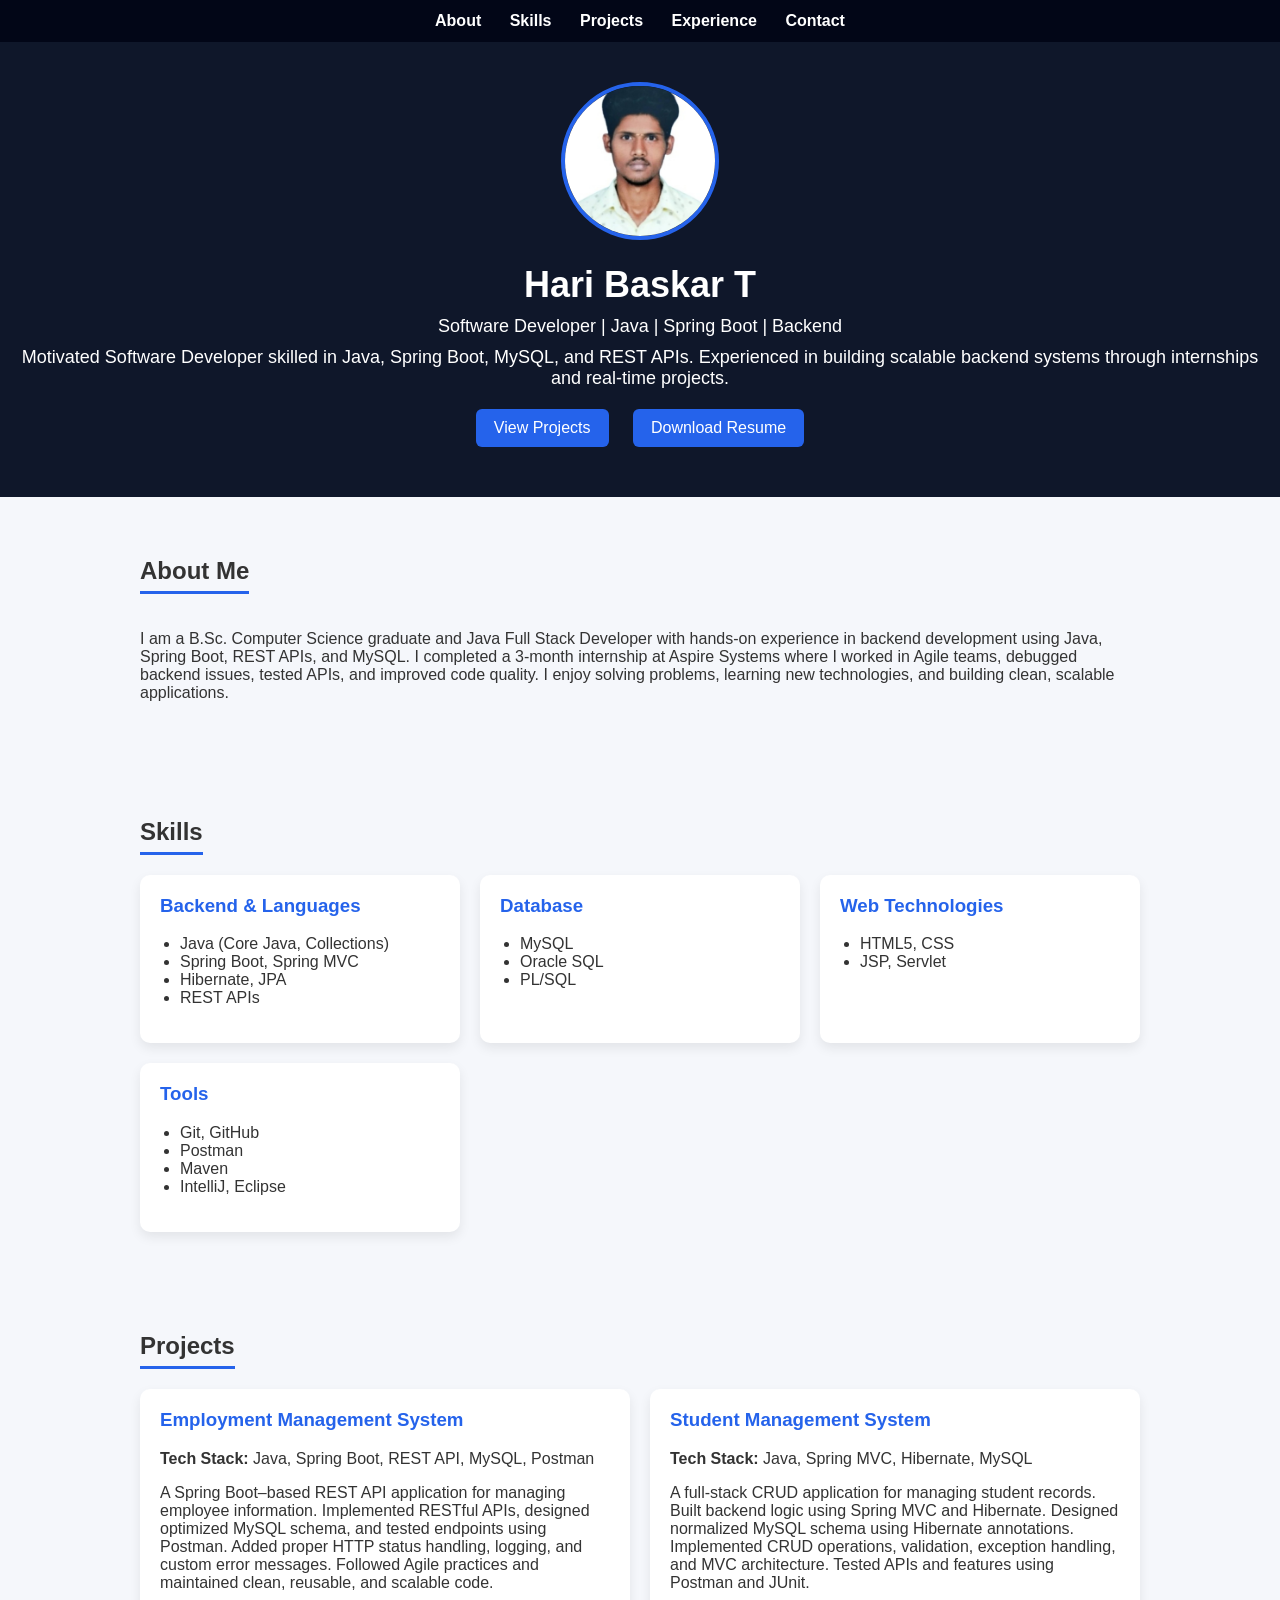
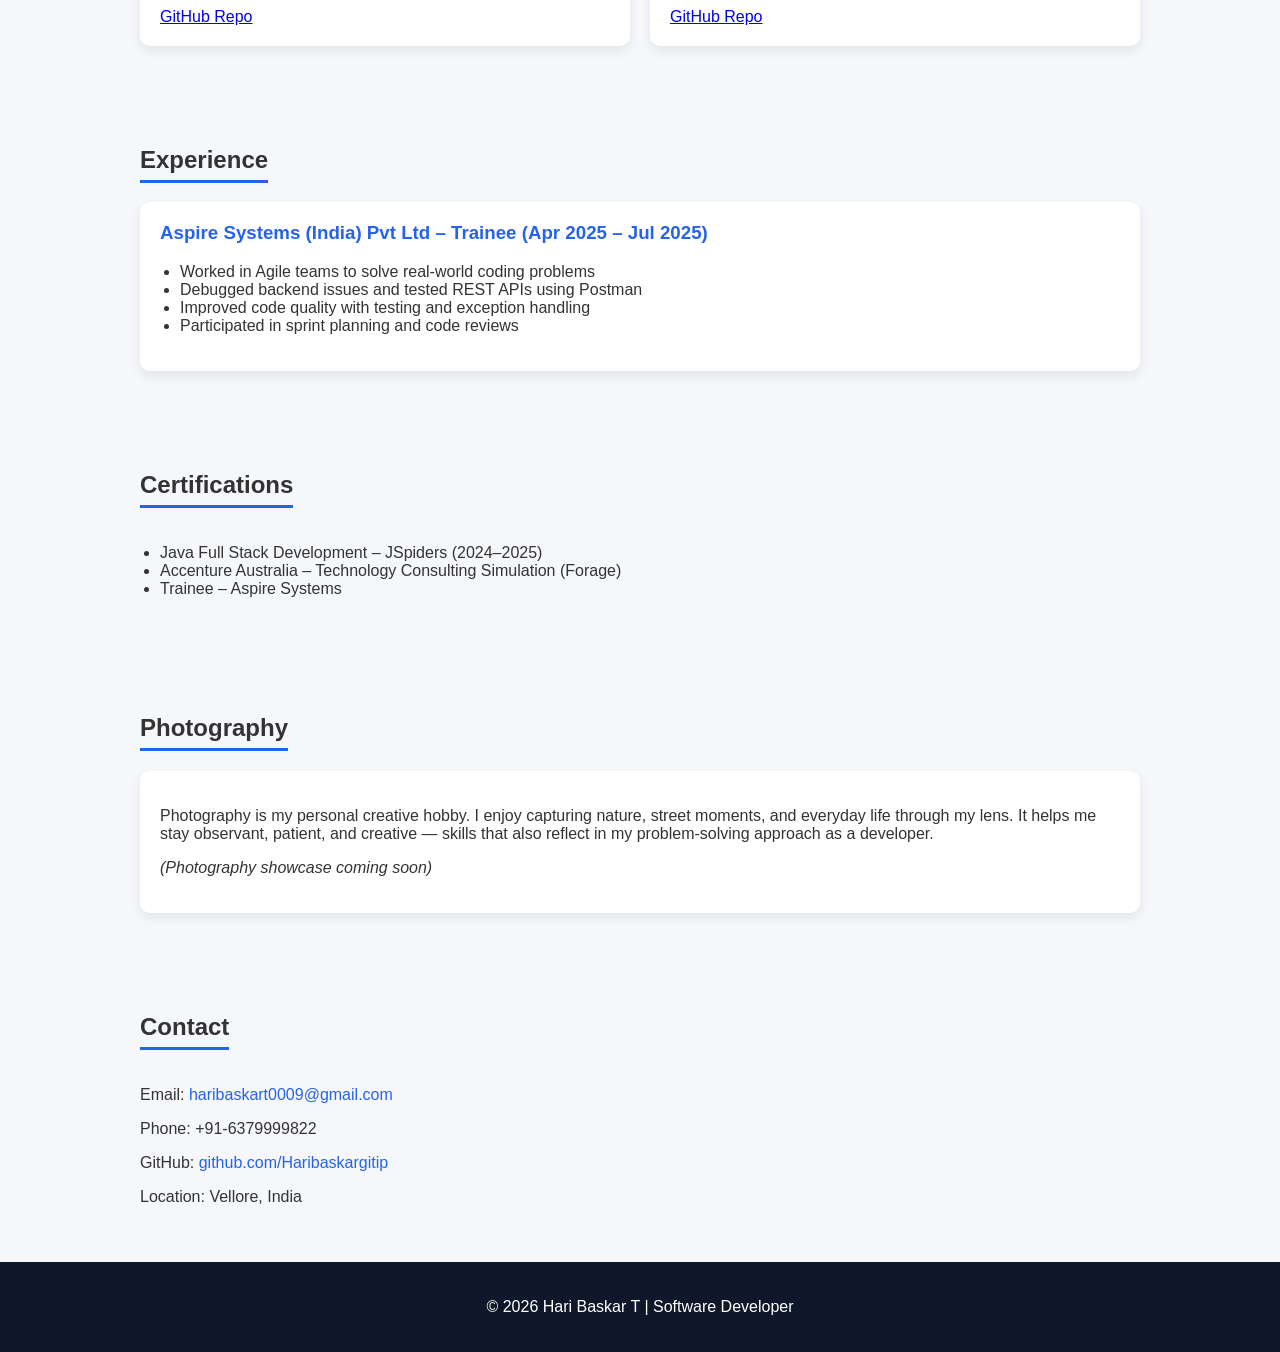
<file: Hari.html>
<!DOCTYPE html>
<html lang="en">
<head>
  <meta charset="UTF-8" />
  <meta name="viewport" content="width=device-width, initial-scale=1.0" />
  <title>Hari Baskar T | Software Developer</title>
  <style>
    body { font-family: Arial, sans-serif; margin: 0; background: #f5f7fb; color: #333; }
    header { background: #0f172a; color: #fff; padding: 40px 20px; text-align: center; }
    header h1 { margin: 10px 0 0; font-size: 36px; }
    header p { font-size: 18px; margin: 10px 0; }
    header a { display: inline-block; margin: 10px; padding: 10px 18px; background: #2563eb; color: #fff; text-decoration: none; border-radius: 6px; }

    .profile-pic { width: 150px; height: 150px; border-radius: 50%; object-fit: cover; border: 4px solid #2563eb; margin-bottom: 10px; }

    section { padding: 40px 20px; max-width: 1000px; margin: auto; }
    h2 { border-bottom: 3px solid #2563eb; display: inline-block; padding-bottom: 6px; }

    .skills-grid, .projects-grid { display: grid; grid-template-columns: repeat(auto-fit, minmax(250px, 1fr)); gap: 20px; }
    .card { background: #fff; padding: 20px; border-radius: 10px; box-shadow: 0 5px 12px rgba(0,0,0,0.08); }
    .card h3 { margin-top: 0; color: #2563eb; }

    ul { padding-left: 20px; }

    footer { background: #0f172a; color: #fff; text-align: center; padding: 20px; }

    .contact a { color: #2563eb; text-decoration: none; }
  
    /* Animations */
    @keyframes fadeUp {
      from { opacity: 0; transform: translateY(30px); }
      to { opacity: 1; transform: translateY(0); }
    }

    header, section {
      animation: fadeUp 0.8s ease-in-out both;
    }

    .card {
      transition: transform 0.3s ease, box-shadow 0.3s ease;
    }

    .card:hover {
      transform: translateY(-6px);
      box-shadow: 0 12px 22px rgba(0,0,0,0.15);
    }

    nav a {
      transition: color 0.3s ease, border-bottom 0.3s ease;
    }

    nav a:hover {
      color: #60a5fa;
      border-bottom: 2px solid #60a5fa;
      padding-bottom: 4px;
    }

    header a {
      transition: transform 0.3s ease, background 0.3s ease;
    }

    header a:hover {
      transform: scale(1.08);
      background: #1d4ed8;
    }
  </style>
</head>
<body>

<nav style="background:#020617; padding:12px; text-align:center; position:sticky; top:0; z-index:1000;">
  <a href="#about" style="color:white; margin:12px; text-decoration:none; font-weight:bold;">About</a>
  <a href="#skills" style="color:white; margin:12px; text-decoration:none; font-weight:bold;">Skills</a>
  <a href="#projects" style="color:white; margin:12px; text-decoration:none; font-weight:bold;">Projects</a>
  <a href="#experience" style="color:white; margin:12px; text-decoration:none; font-weight:bold;">Experience</a>
  <a href="#contact" style="color:white; margin:12px; text-decoration:none; font-weight:bold;">Contact</a>
</nav>

<header>
  <img src="photo.jpg" alt="Hari Baskar" class="profile-pic" />
  <h1>Hari Baskar T</h1>
  <p>Software Developer | Java | Spring Boot | Backend</p>
  <p>Motivated Software Developer skilled in Java, Spring Boot, MySQL, and REST APIs. Experienced in building scalable backend systems through internships and real-time projects.</p>
  <a href="#projects">View Projects</a>
  <a href="Hari - Software.pdf" download>Download Resume</a>
</header>

<section id="about">
  <h2>About Me</h2>
  <p>
    I am a B.Sc. Computer Science graduate and Java Full Stack Developer with hands-on experience in backend development using Java, Spring Boot, REST APIs, and MySQL. I completed a 3-month internship at Aspire Systems where I worked in Agile teams, debugged backend issues, tested APIs, and improved code quality. I enjoy solving problems, learning new technologies, and building clean, scalable applications.
  </p>
</section>

<section id="skills">
  <h2>Skills</h2>
  <div class="skills-grid">
    <div class="card">
      <h3>Backend & Languages</h3>
      <ul>
        <li>Java (Core Java, Collections)</li>
        <li>Spring Boot, Spring MVC</li>
        <li>Hibernate, JPA</li>
        <li>REST APIs</li>
      </ul>
    </div>
    <div class="card">
      <h3>Database</h3>
      <ul>
        <li>MySQL</li>
        <li>Oracle SQL</li>
        <li>PL/SQL</li>
      </ul>
    </div>
    <div class="card">
      <h3>Web Technologies</h3>
      <ul>
        <li>HTML5, CSS</li>
        <li>JSP, Servlet</li>
      </ul>
    </div>
    <div class="card">
      <h3>Tools</h3>
      <ul>
        <li>Git, GitHub</li>
        <li>Postman</li>
        <li>Maven</li>
        <li>IntelliJ, Eclipse</li>
      </ul>
    </div>
  </div>
</section>

<section id="projects">
  <h2>Projects</h2>
  <div class="projects-grid">

    <div class="card">
      <h3>Employment Management System</h3>
      <p><strong>Tech Stack:</strong> Java, Spring Boot, REST API, MySQL, Postman</p>
      <p>
        A Spring Boot–based REST API application for managing employee information. Implemented RESTful APIs, designed optimized MySQL schema, and tested endpoints using Postman. Added proper HTTP status handling, logging, and custom error messages. Followed Agile practices and maintained clean, reusable, and scalable code.
      </p>
      <a href="https://github.com/Haribaskargitip" target="_blank">GitHub Repo</a>
    </div>

    <div class="card">
      <h3>Student Management System</h3>
      <p><strong>Tech Stack:</strong> Java, Spring MVC, Hibernate, MySQL</p>
      <p>
        A full-stack CRUD application for managing student records. Built backend logic using Spring MVC and Hibernate. Designed normalized MySQL schema using Hibernate annotations. Implemented CRUD operations, validation, exception handling, and MVC architecture. Tested APIs and features using Postman and JUnit.
      </p>
      <a href="https://github.com/Haribaskargitip" target="_blank">GitHub Repo</a>
    </div>

  </div>
</section>

<section id="experience">
  <h2>Experience</h2>
  <div class="card">
    <h3>Aspire Systems (India) Pvt Ltd – Trainee (Apr 2025 – Jul 2025)</h3>
    <ul>
      <li>Worked in Agile teams to solve real-world coding problems</li>
      <li>Debugged backend issues and tested REST APIs using Postman</li>
      <li>Improved code quality with testing and exception handling</li>
      <li>Participated in sprint planning and code reviews</li>
    </ul>
  </div>
</section>

<section id="certifications">
  <h2>Certifications</h2>
  <ul>
    <li>Java Full Stack Development – JSpiders (2024–2025)</li>
    <li>Accenture Australia – Technology Consulting Simulation (Forage)</li>
    <li>Trainee – Aspire Systems</li>
  </ul>
</section>

<section id="photography">
  <h2>Photography</h2>
  <div class="card">
    <p>
      Photography is my personal creative hobby. I enjoy capturing nature, street moments, and everyday life through my lens. It helps me stay observant, patient, and creative — skills that also reflect in my problem‑solving approach as a developer.
    </p>
    <p><em>(Photography showcase coming soon)</em></p>
  </div>
</section>

<section id="contact" class="contact">
  <h2>Contact</h2>
  <p>Email: <a href="mailto:haribaskart0009@gmail.com">haribaskart0009@gmail.com</a></p>
  <p>Phone: +91-6379999822</p>
  <p>GitHub: <a href="https://github.com/Haribaskargitip" target="_blank">github.com/Haribaskargitip</a></p>
  <p>Location: Vellore, India</p>
</section>

<footer>
  <p>© 2026 Hari Baskar T | Software Developer</p>
</footer>

</body>
</html>
</file>
